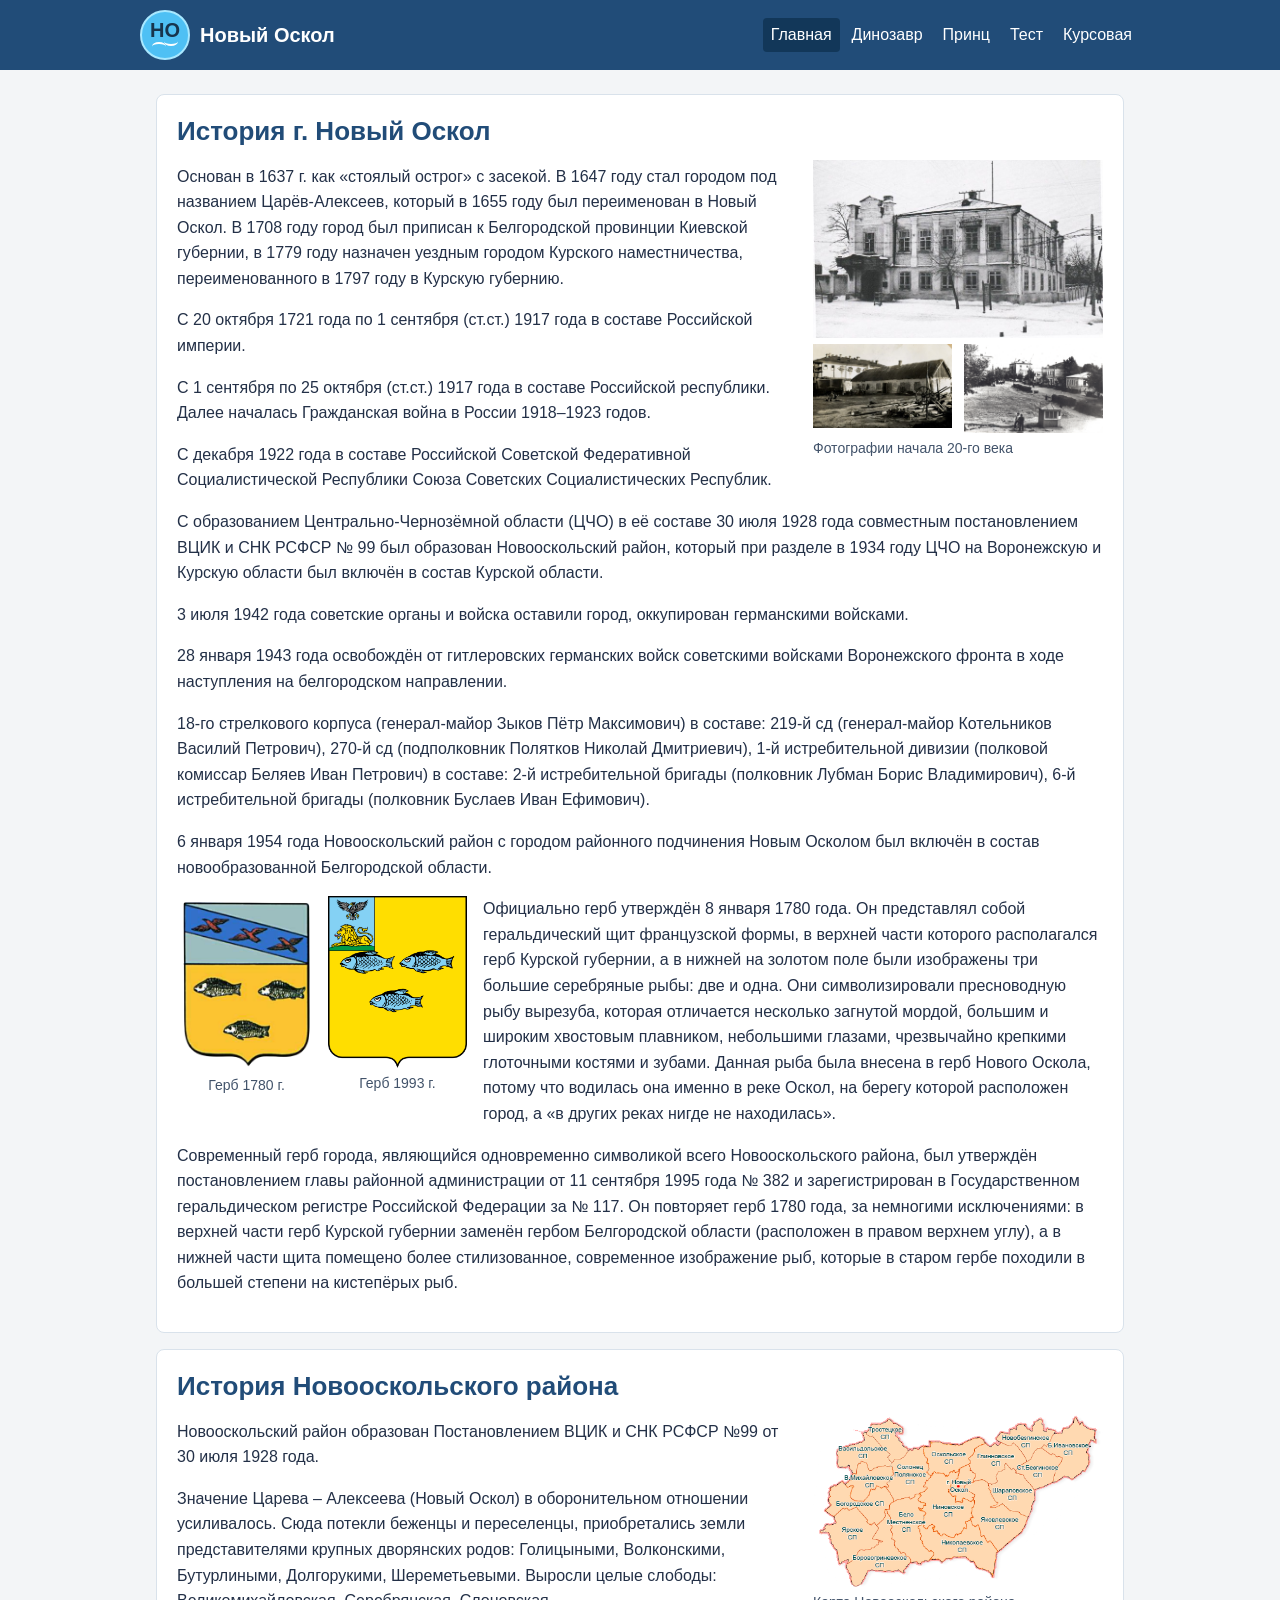
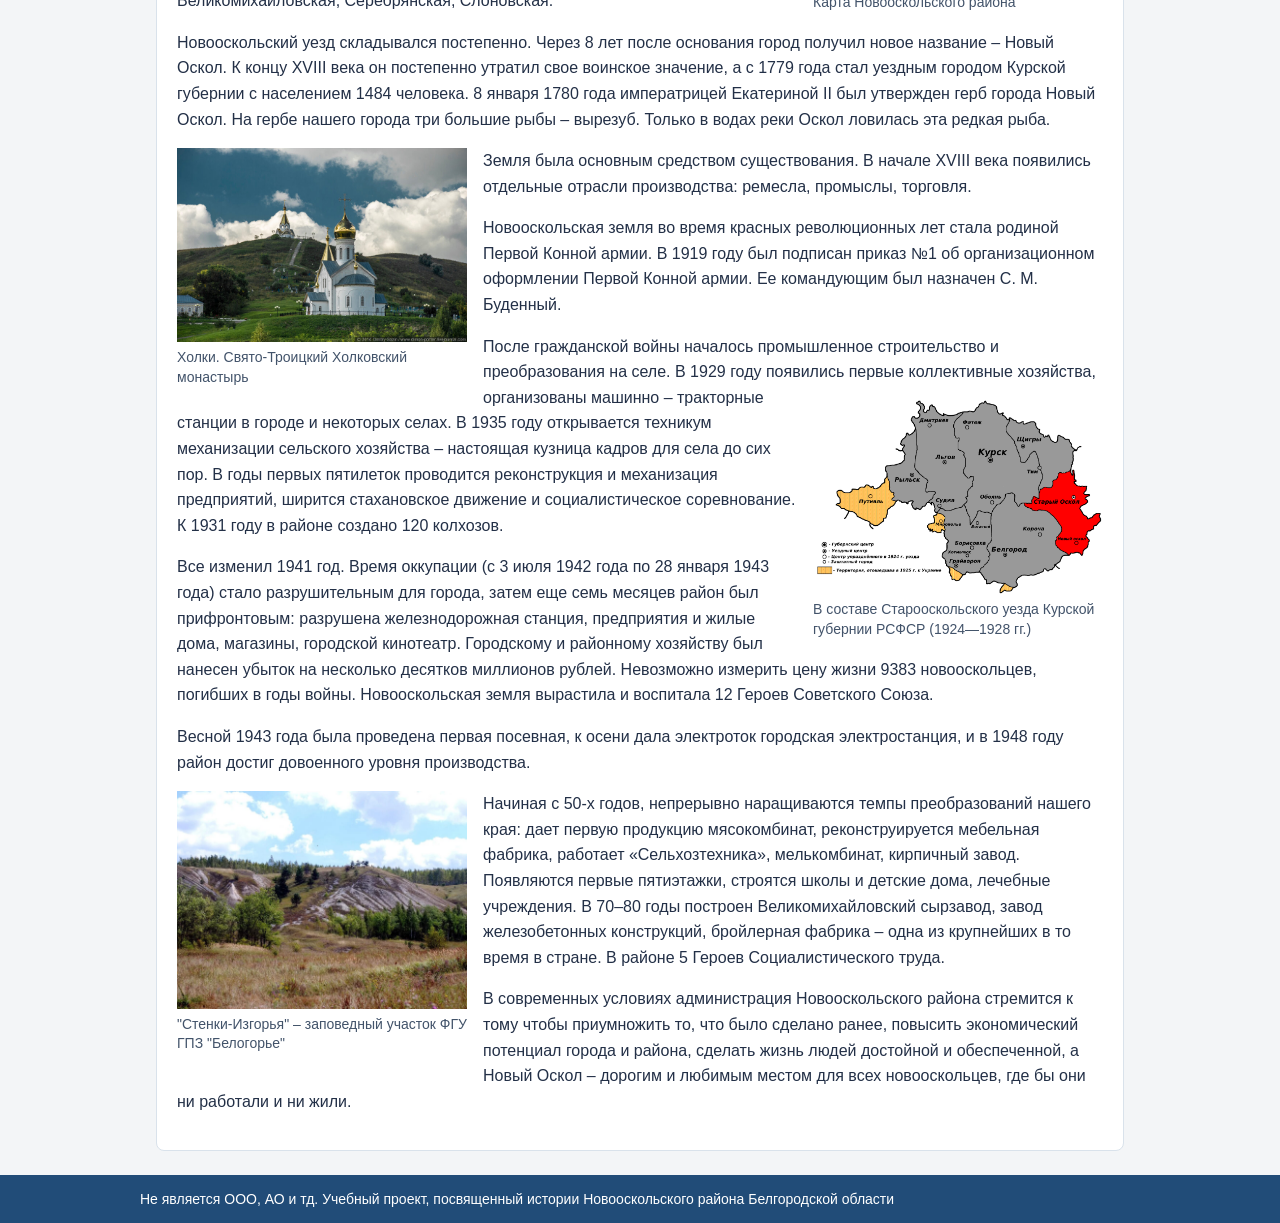
<file: index.html>
<!DOCTYPE html>
<html lang="ru">
<head>
    <meta charset="UTF-8">
    <meta name="viewport" content="width=device-width, initial-scale=1">
    <title>Новый Оскол – история города и района</title>
    <link rel="stylesheet" href="css/style.css">
</head>
<body>
    <header class="header">
        <div class="container header__inner">
            <a class="header__brand" href="index.html">
                <span class="logo" aria-hidden="true">
                    НО
                    <span class="logo__wave"></span>
                </span>
                <span>Новый Оскол</span>
            </a>
            <nav class="header__menu" aria-label="Основное меню">
                <a class="header__link header__link--current" href="index.html" aria-current="page">Главная</a>
                <a class="header__link" href="task1.html">Динозавр</a>
                <a class="header__link" href="task2.html">Принц</a>
                <a class="header__link" href="task3.html">Тест</a>
                <a class="header__link" href="kurs.html">Курсовая</a>
            </nav>
        </div>
    </header>
    <main class="container page">
        <section class="article" id="city">
            <h1 class="article__title">История г. Новый Оскол</h1>
            <figure class="article__figure article__float article__float--right">
                <div class="article__photos">
                    <img class="article__photo article__photo--wide" src="images/1.jpg" alt="Здание на исторической фотографии Нового Оскола" width="600" height="369" loading="lazy">
                    <img class="article__photo" src="images/2.jpg" alt="Городской двор на исторической фотографии" width="600" height="363" loading="lazy">
                    <img class="article__photo" src="images/3.jpg" alt="Улица Нового Оскола на исторической фотографии" width="2340" height="1501" loading="lazy">
                </div>
                <figcaption>Фотографии начала 20-го века</figcaption>
            </figure>
            <p>
                Основан в 1637 г. как «стоялый острог» с засекой. В 1647 году стал городом под названием Царёв-Алексеев,
                который в 1655 году был переименован в Новый Оскол. В 1708 году город был приписан к Белгородской
                провинции Киевской губернии, в 1779 году назначен уездным городом Курского наместничества,
                переименованного в 1797 году в Курскую губернию.
            </p>

            <p>
                С 20 октября 1721 года по 1 сентября (ст.ст.) 1917 года в составе Российской империи.
            </p>

            <p>
                С 1 сентября по 25 октября (ст.ст.) 1917 года в составе Российской республики. Далее началась
                Гражданская война в России 1918–1923 годов.
            </p>

            <p>
                С декабря 1922 года в составе Российской Советской Федеративной Социалистической Республики Союза
                Советских Социалистических Республик.
            </p>

            <p>
                С образованием Центрально-Чернозёмной области (ЦЧО) в её составе 30 июля 1928 года совместным
                постановлением ВЦИК и СНК РСФСР № 99 был образован Новооскольский район, который при разделе в 1934 году
                ЦЧО на Воронежскую и Курскую области был включён в состав Курской области.
            </p>

            <p>
                3 июля 1942 года советские органы и войска оставили город, оккупирован германскими войсками.
            </p>

            <p>
                28 января 1943 года освобождён от гитлеровских германских войск советскими войсками Воронежского фронта
                в ходе наступления на белгородском направлении.
            </p>

            <p>
                18-го стрелкового корпуса (генерал-майор Зыков Пётр Максимович) в составе: 219-й сд (генерал-майор
                Котельников Василий Петрович), 270-й сд (подполковник Полятков Николай Дмитриевич), 1-й истребительной
                дивизии (полковой комиссар Беляев Иван Петрович) в составе: 2-й истребительной бригады (полковник Лубман
                Борис Владимирович), 6-й истребительной бригады (полковник Буслаев Иван Ефимович).
            </p>

            <p>
                6 января 1954 года Новооскольский район с городом районного подчинения Новым Осколом был включён в
                состав новообразованной Белгородской области.
            </p>
            <div class="article__float article__float--left article__emblems">
                <figure class="article__figure">
                    <img src="images/gerb_1780.png" alt="Геральдический щит Нового Оскола" width="320" height="400" loading="lazy">
                    <figcaption>Герб 1780 г.</figcaption>
                </figure>
                <figure class="article__figure">
                    <img src="images/gerb_new.png" alt="Геральдический щит Нового Оскола" width="960" height="1187" loading="lazy">
                    <figcaption>Герб 1993 г.</figcaption>
                </figure>
            </div>
            <p>Официально герб утверждён 8 января 1780 года. Он представлял собой геральдический щит французской формы,
                в верхней части которого располагался герб Курской губернии, а в нижней на золотом поле были изображены
                три большие серебряные рыбы: две и одна.

                Они символизировали пресноводную рыбу вырезуба, которая отличается несколько загнутой мордой, большим и
                широким хвостовым плавником, небольшими глазами, чрезвычайно крепкими глоточными костями и зубами.
                Данная рыба была внесена в герб Нового Оскола, потому что водилась она именно в реке Оскол, на берегу
                которой расположен город, а «в других реках нигде не находилась».
            </p>
            <p>
                Современный герб города, являющийся одновременно символикой всего Новооскольского района, был утверждён
                постановлением главы районной администрации от 11 сентября 1995 года № 382 и зарегистрирован в
                Государственном геральдическом регистре Российской Федерации за № 117. Он повторяет герб 1780 года, за
                немногими исключениями: в верхней части герб Курской губернии заменён гербом Белгородской области
                (расположен в правом верхнем углу), а в нижней части щита помещено более стилизованное, современное
                изображение рыб, которые в старом гербе походили в большей степени на кистепёрых рыб.
            </p>
        </section>
        <section class="article" id="district">
            <h2 class="article__title">История Новооскольского района</h2>
            <figure class="article__figure article__float article__float--right">
                <img src="images/map_oskol.png" alt="Границы и населённые пункты района" width="457" height="271" loading="lazy">
                <figcaption>Карта Новооскольского района</figcaption>
            </figure>
            <p>
                Новооскольский район образован Постановлением ВЦИК и СНК РСФСР №99 от 30 июля 1928 года.
            </p>

            <p>
                Значение Царева – Алексеева (Новый Оскол) в оборонительном отношении усиливалось. Сюда потекли беженцы и
                переселенцы,
                приобретались земли представителями крупных дворянских родов: Голицыными, Волконскими, Бутурлиными,
                Долгорукими, Шереметьевыми. Выросли целые слободы: Великомихайловская, Серебрянская, Слоновская.
            </p>

            <p>
                Новооскольский уезд складывался постепенно. Через 8 лет после основания город получил новое название –
                Новый Оскол. К концу XVIII века он постепенно утратил свое воинское значение, а с 1779 года стал уездным
                городом Курской губернии с населением 1484 человека. 8 января 1780 года императрицей Екатериной II был
                утвержден герб города Новый Оскол. На гербе нашего города три большие рыбы – вырезуб. Только в водах
                реки Оскол ловилась эта редкая рыба.
            </p>

            <figure class="article__figure article__float article__float--left">
                <img src="images/monastir1.jpg" alt="Холковский монастырь" width="800" height="536" loading="lazy">
                <figcaption>Холки. Свято-Троицкий Холковский монастырь</figcaption>
            </figure>
            <p>
                Земля была основным средством существования. В начале XVIII века появились отдельные отрасли
                производства: ремесла, промыслы, торговля.
            </p>

            <p>
                Новооскольская земля во время красных революционных лет стала родиной Первой Конной армии. В 1919 году
                был подписан приказ №1 об организационном оформлении Первой Конной армии. Ее командующим был назначен С.
                М. Буденный.
            </p>

            <figure class="article__figure article__float article__float--right">
                <img src="images/kursk_guber.png" alt="Историческая карта Курской губернии" width="4100" height="2750" loading="lazy">
                <figcaption>В составе Старооскольского уезда Курской губернии РСФСР (1924—1928 гг.)</figcaption>
            </figure>
            <p>
                После гражданской войны началось промышленное строительство и преобразования на селе. В 1929 году
                появились первые коллективные хозяйства, организованы машинно – тракторные станции в городе и некоторых
                селах. В 1935 году открывается техникум механизации сельского хозяйства – настоящая кузница кадров для
                села до сих пор. В годы первых пятилеток проводится реконструкция и механизация предприятий, ширится
                стахановское движение и социалистическое соревнование. К 1931 году в районе создано 120 колхозов.
            </p>

            <p>
                Все изменил 1941 год. Время оккупации (с 3 июля 1942 года по 28 января 1943 года) стало разрушительным
                для города, затем еще семь месяцев район был прифронтовым: разрушена железнодорожная станция,
                предприятия и жилые дома, магазины, городской кинотеатр. Городскому и районному хозяйству был нанесен
                убыток на несколько десятков миллионов рублей. Невозможно измерить цену жизни 9383 новооскольцев,
                погибших в годы войны. Новооскольская земля вырастила и воспитала 12 Героев Советского Союза.
            </p>

            <p>
                Весной 1943 года была проведена первая посевная, к осени дала электроток городская электростанция, и в
                1948 году район достиг довоенного уровня производства.
            </p>

            <figure class="article__figure article__float article__float--left">
                <img src="images/zapovednik.jpg" alt="Пейзаж заповедного участка «Стенки-Изгорья»" width="1200" height="900" loading="lazy">
                <figcaption>"Стенки-Изгорья" – заповедный участок ФГУ ГПЗ "Белогорье"</figcaption>
            </figure>
            <p>
                Начиная с 50-х годов, непрерывно наращиваются темпы преобразований нашего края: дает первую продукцию
                мясокомбинат, реконструируется мебельная фабрика, работает «Сельхозтехника», мелькомбинат, кирпичный
                завод. Появляются первые пятиэтажки, строятся школы и детские дома, лечебные учреждения. В 70–80 годы
                построен Великомихайловский сырзавод, завод железобетонных конструкций, бройлерная фабрика – одна из
                крупнейших в то время в стране. В районе 5 Героев Социалистического труда.
            </p>

            <p>
                В современных условиях администрация Новооскольского района стремится к тому чтобы приумножить то, что
                было сделано ранее, повысить экономический потенциал города и района, сделать жизнь людей достойной и
                обеспеченной, а Новый Оскол – дорогим и любимым местом для всех новооскольцев, где бы они ни работали и
                ни жили.
            </p>
        </section>
    </main>
    <footer class="footer">
        <div class="container">
            <p class="footer__text">Не является ООО, АО и тд. Учебный проект, посвященный истории Новооскольского района Белгородской области</p>
        </div>
    </footer>
</body>
</html>
</file>
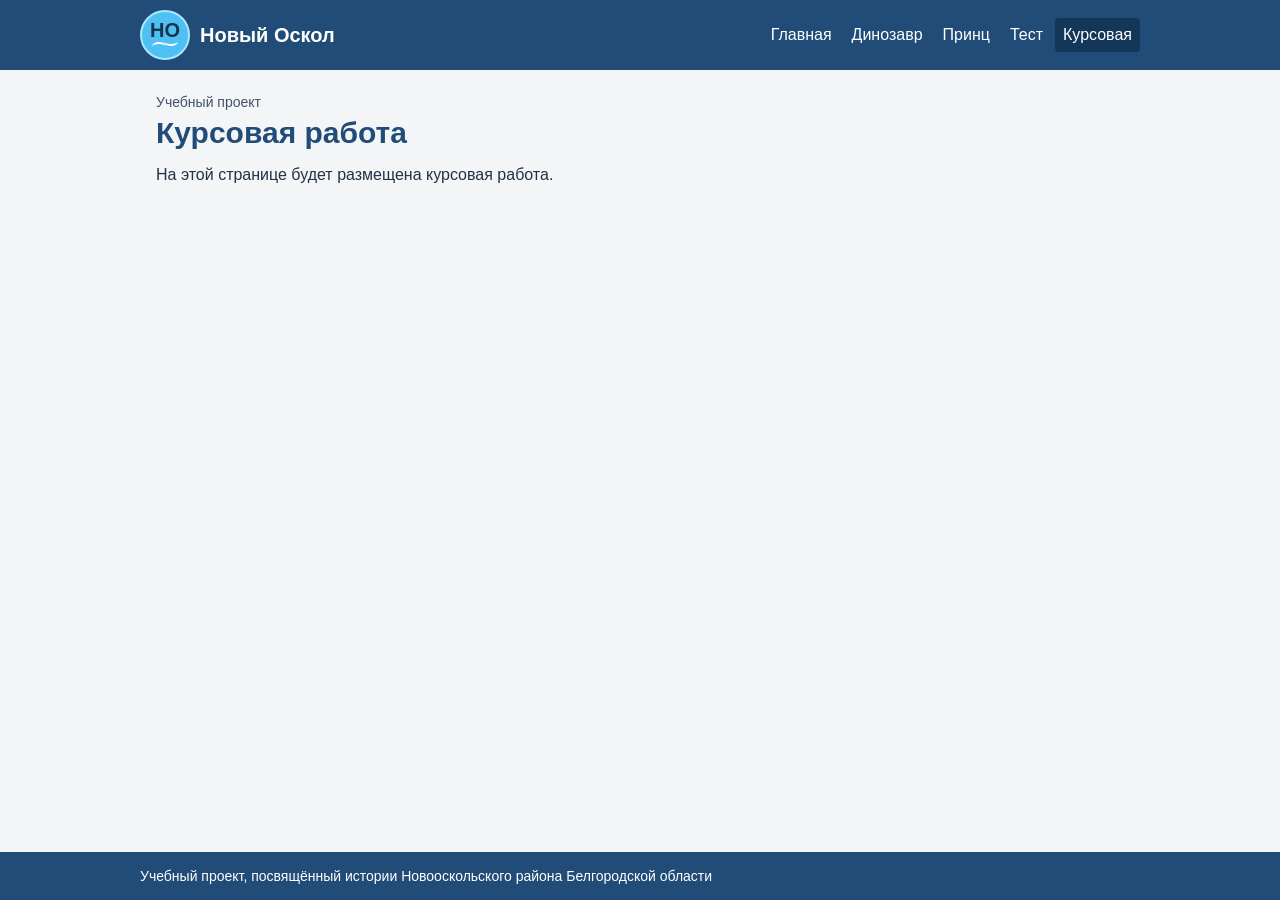
<file: kurs.html>
<!DOCTYPE html>
<html lang="ru">
<head>
    <meta charset="UTF-8">
    <meta name="viewport" content="width=device-width, initial-scale=1">
    <title>Курсовая работа – Новый Оскол</title>
    <link rel="stylesheet" href="css/style.css">
</head>
<body>
    <header class="header">
        <div class="container header__inner">
            <a class="header__brand" href="index.html">
                <span class="logo" aria-hidden="true">
                    НО
                    <span class="logo__wave"></span>
                </span>
                <span>Новый Оскол</span>
            </a>
            <nav class="header__menu" aria-label="Основное меню">
                <a class="header__link" href="index.html">Главная</a>
                <a class="header__link" href="task1.html">Динозавр</a>
                <a class="header__link" href="task2.html">Принц</a>
                <a class="header__link" href="task3.html">Тест</a>
                <a class="header__link header__link--current" href="kurs.html" aria-current="page">Курсовая</a>
            </nav>
        </div>
    </header>
    <main class="container page">
        <section class="page__heading">
            <p class="page__label">Учебный проект</p>
            <h1 class="page__title">Курсовая работа</h1>
            <p>
                На этой странице будет размещена курсовая работа.
            </p>
        </section>
    </main>
    <footer class="footer">
        <div class="container">
            <p class="footer__text">Учебный проект, посвящённый истории Новооскольского района Белгородской области</p>
        </div>
    </footer>
</body>
</html>
</file>
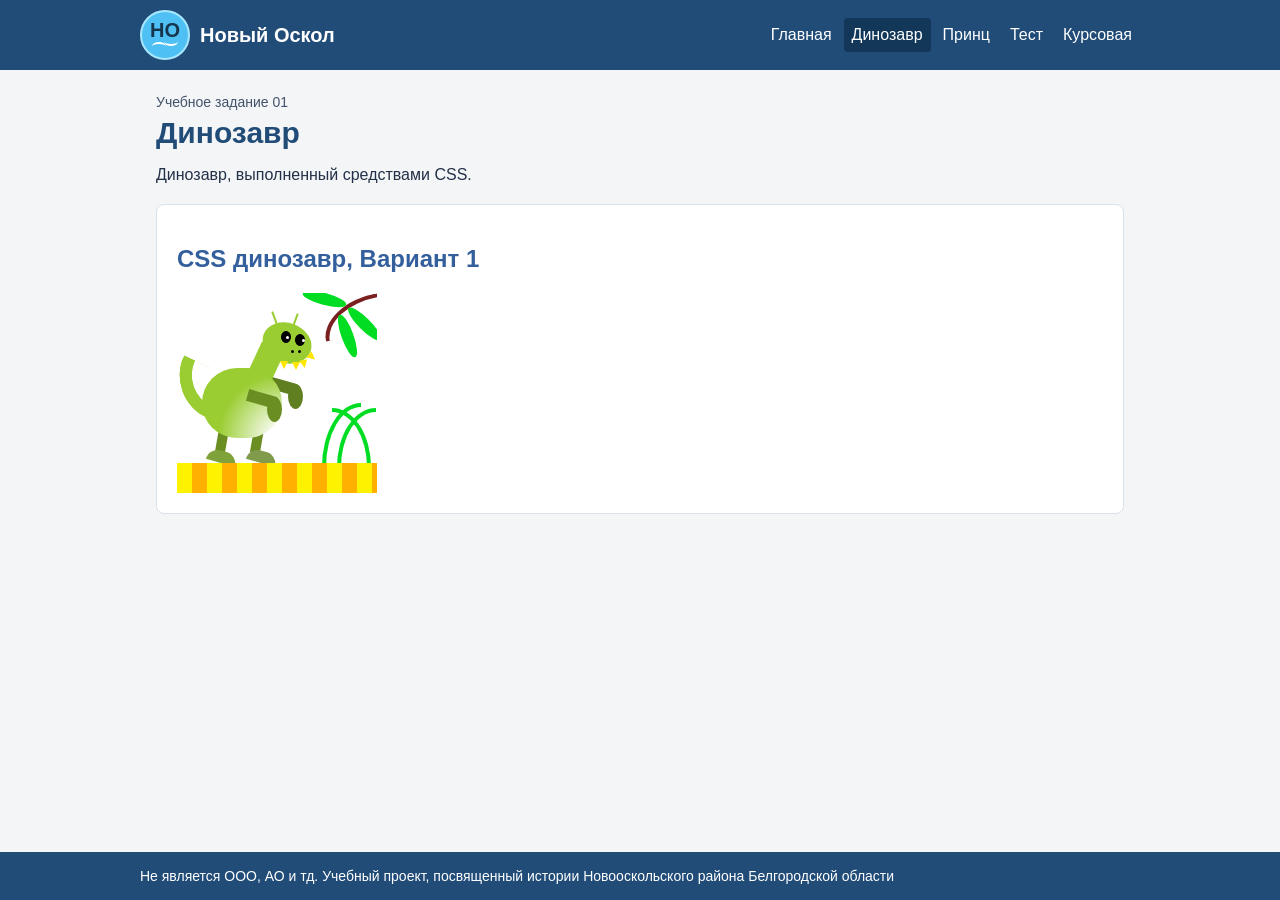
<file: task1.html>
<!DOCTYPE html>
<html lang="ru">
<head>
    <meta charset="UTF-8">
    <meta name="viewport" content="width=device-width, initial-scale=1">
    <title>Динозавр – Новый Оскол</title>
    <link rel="stylesheet" href="css/style.css">
    <link rel="stylesheet" href="css/dino.css">
</head>
<body>
    <header class="header">
        <div class="container header__inner">
            <a class="header__brand" href="index.html">
                <span class="logo" aria-hidden="true">
                    НО
                    <span class="logo__wave"></span>
                </span>
                <span>Новый Оскол</span>
            </a>
            <nav class="header__menu" aria-label="Основное меню">
                <a class="header__link" href="index.html">Главная</a>
                <a class="header__link header__link--current" href="task1.html" aria-current="page">Динозавр</a>
                <a class="header__link" href="task2.html">Принц</a>
                <a class="header__link" href="task3.html">Тест</a>
                <a class="header__link" href="kurs.html">Курсовая</a>
            </nav>
        </div>
    </header>
    <main class="container page">
        <div class="page__heading">
            <p class="page__label">Учебное задание 01</p>
            <h1 class="page__title">Динозавр</h1>
            <p>Динозавр, выполненный средствами CSS.</p>
        </div>
        <div class="assignment">
        <section>
            <h2>CSS динозавр, Вариант 1</h2>
            <div class="pic">

                <div class="tree1"></div>
                <div class="tree2"></div>

                <div class="tail"></div>
                <div class="dino_body"></div>


                <div class="neck"></div>
                <div class="head"></div>
                <div class="leg1"></div>
                <div class="leg2"></div>

                <div class="foot1"></div>
                <div class="foot2"></div>

                <div class="grass grass1"></div>
                <div class="grass grass2"></div>

                <div class="hand_front"></div>
                <div class="hand_back"></div>

                <div class="hand_oval_back"></div>
                <div class="hand_oval_front"></div>

                <div class="first_gras"></div>
                <div class="second_gras"></div>
                <div class="third_gras"></div>

                <div class="tree"></div>
                <div class="leaf1"></div>
                <div class="leaf2"></div>
                <div class="leaf3"></div>

                <div class="tail"></div>

                <div class="eye1"></div>
                <div class="eye2"></div>

                <div class="nostril1"></div>
                <div class="nostril2"></div>

                <div class="tooth1"></div>
                <div class="tooth2"></div>
                <div class="tooth3"></div>
                <div class="tooth4"></div>

                <div class="zrachok1"></div>
                <div class="zrachok2"></div>

                <div class="ground"></div>

                <div class="ear1"></div>
                <div class="ear2"></div>
            </div>

        </section>
        </div>
    </main>
    <footer class="footer">
        <div class="container">
            <p class="footer__text">Не является ООО, АО и тд. Учебный проект, посвященный истории Новооскольского района Белгородской области</p>
        </div>
    </footer>
</body>
</html>
</file>
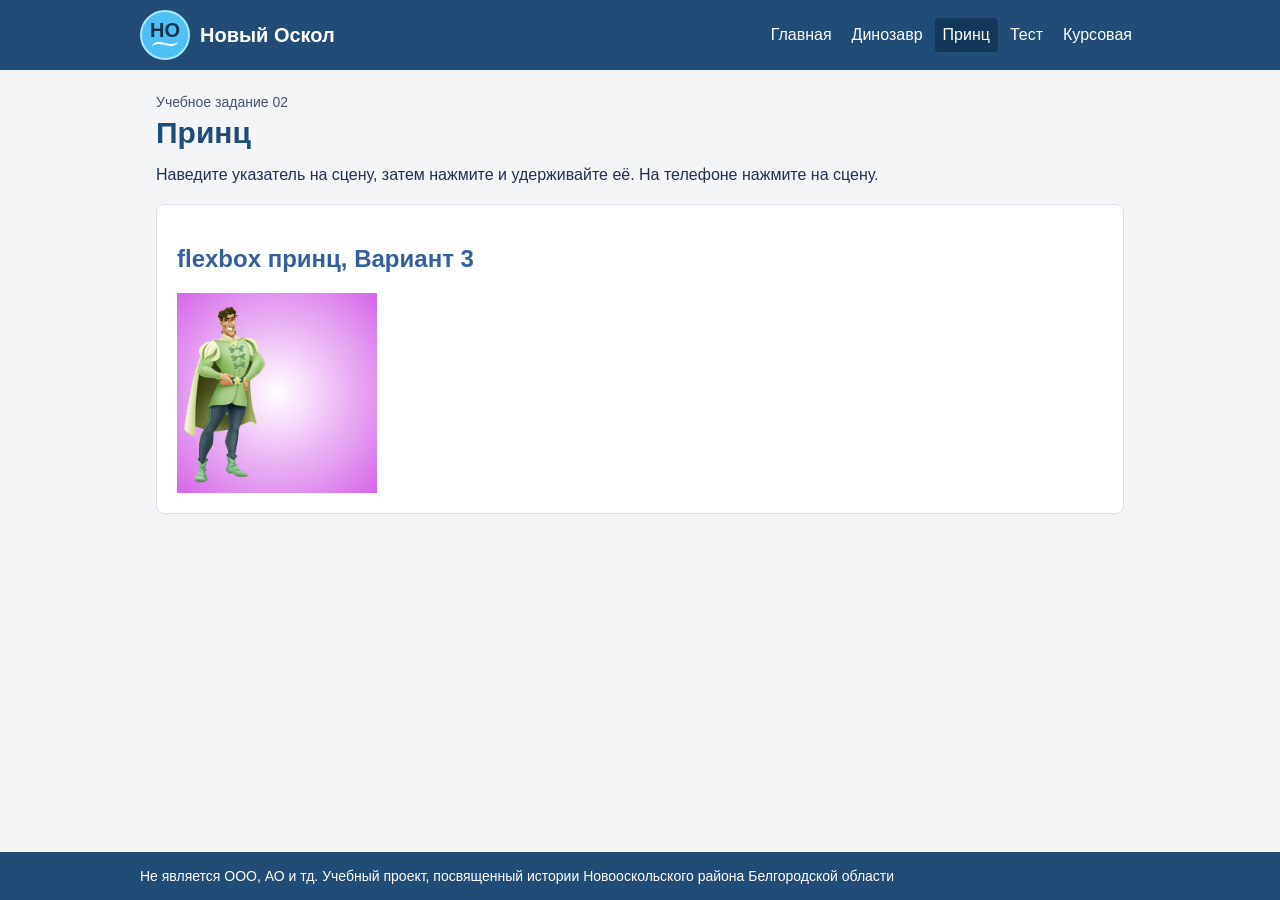
<file: task2.html>
<!DOCTYPE html>
<html lang="ru">
<head>
    <meta charset="UTF-8">
    <meta name="viewport" content="width=device-width, initial-scale=1">
    <title>Принц – Новый Оскол</title>
    <link rel="stylesheet" href="css/style.css">
    <link rel="stylesheet" href="css/flexbox.css">
</head>
<body>
    <header class="header">
        <div class="container header__inner">
            <a class="header__brand" href="index.html">
                <span class="logo" aria-hidden="true">
                    НО
                    <span class="logo__wave"></span>
                </span>
                <span>Новый Оскол</span>
            </a>
            <nav class="header__menu" aria-label="Основное меню">
                <a class="header__link" href="index.html">Главная</a>
                <a class="header__link" href="task1.html">Динозавр</a>
                <a class="header__link header__link--current" href="task2.html" aria-current="page">Принц</a>
                <a class="header__link" href="task3.html">Тест</a>
                <a class="header__link" href="kurs.html">Курсовая</a>
            </nav>
        </div>
    </header>
    <main class="container page">
        <div class="page__heading">
            <p class="page__label">Учебное задание 02</p>
            <h1 class="page__title">Принц</h1>
            <p>Наведите указатель на сцену, затем нажмите и удерживайте её. На телефоне нажмите на сцену.</p>
        </div>
        <div class="assignment">
        <section>
            <h2>flexbox принц, Вариант 3</h2>
            <div class="flexbox-animation">
                <p class="kto">Ты кто?</p>
                <p class="princ">Я принцесса!</p>

                <div class="man">
                    <img class="man-body" src="images/flexbox/prince2.png">
                    <img class="man-head" src="images/flexbox/prince3.png">
                </div>
                <img class="frog" src="images/flexbox/frog1.png">
                <img class="princess" src="images/flexbox/princess.png">
            </div>
        </section>
        </div>
    </main>
    <footer class="footer">
        <div class="container">
            <p class="footer__text">Не является ООО, АО и тд. Учебный проект, посвященный истории Новооскольского района Белгородской области</p>
        </div>
    </footer>
</body>
</html>
</file>
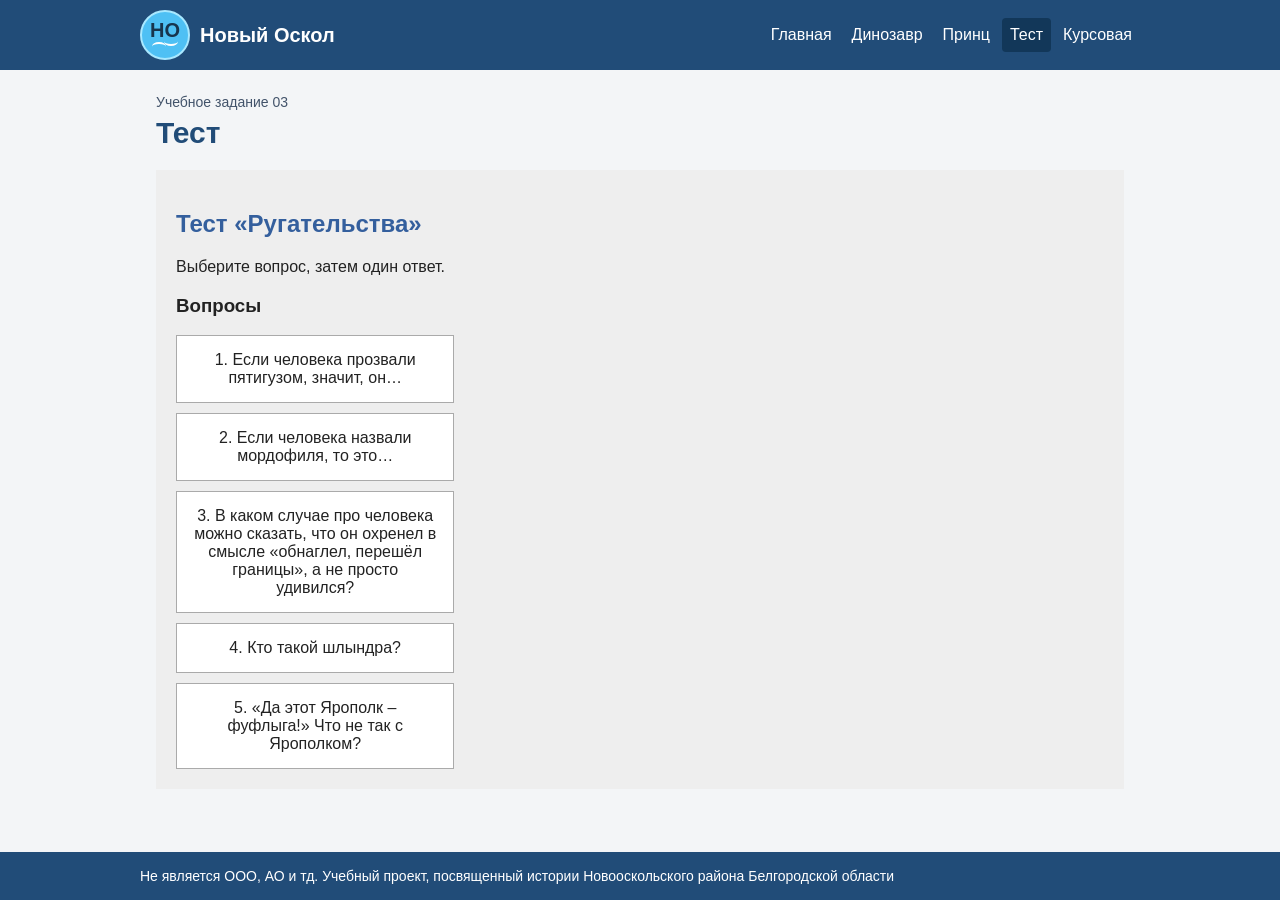
<file: task3.html>
<!DOCTYPE html>
<html lang="ru">
<head>
    <meta charset="UTF-8">
    <meta name="viewport" content="width=device-width, initial-scale=1">
    <title>Тест – Новый Оскол</title>
    <link rel="stylesheet" href="css/style.css">
    <link rel="stylesheet" href="css/test.css">
    <script src="js/test.js" defer></script>
</head>
<body>
    <header class="header">
        <div class="container header__inner">
            <a class="header__brand" href="index.html">
                <span class="logo" aria-hidden="true">
                    НО
                    <span class="logo__wave"></span>
                </span>
                <span>Новый Оскол</span>
            </a>
            <nav class="header__menu" aria-label="Основное меню">
                <a class="header__link" href="index.html">Главная</a>
                <a class="header__link" href="task1.html">Динозавр</a>
                <a class="header__link" href="task2.html">Принц</a>
                <a class="header__link header__link--current" href="task3.html" aria-current="page">Тест</a>
                <a class="header__link" href="kurs.html">Курсовая</a>
            </nav>
        </div>
    </header>
    <main class="container page">
        <div class="page__heading">
            <p class="page__label">Учебное задание 03</p>
            <h1 class="page__title">Тест</h1>
        </div>
        <div class="assignment assignment--test">
        <section id="test" class="test">
            <h2>Тест «Ругательства»</h2>

            <p id="message">Выберите вопрос, затем один ответ.</p>
            <p id="result"></p>

            <h3>Вопросы</h3>

            <div class="test__field">
                <div id="questions" class="test__questions"></div>
                <div id="answers" class="test__answers"></div>
            </div>
        </section>
        </div>
    </main>
    <footer class="footer">
        <div class="container">
            <p class="footer__text">Не является ООО, АО и тд. Учебный проект, посвященный истории Новооскольского района Белгородской области</p>
        </div>
    </footer>
</body>
</html>
</file>
<file: css/style.css>
body {
    min-height: 100vh;
    margin: 0;
    display: flex;
    flex-direction: column;
    font-family: Arial, sans-serif;
    background-color: #f3f5f7;
    color: #233047;
}

.container {
    max-width: 1000px;
    margin: 0 auto;
    padding: 0 16px;
}

.header,
.footer {
    background-color: #214c78;
    color: white;
}

.header__inner {
    display: flex;
    align-items: center;
    justify-content: space-between;
    gap: 12px;
    padding-top: 10px;
    padding-bottom: 10px;
}

.header__brand {
    display: flex;
    align-items: center;
    gap: 10px;
    color: white;
    font-size: 20px;
    font-weight: bold;
    text-decoration: none;
    white-space: nowrap;
}

.logo {
    position: relative;
    width: 50px;
    height: 50px;
    box-sizing: border-box;
    padding-bottom: 10px;
    border: 2px solid #a8e8ff;
    border-radius: 50%;
    display: flex;
    align-items: center;
    justify-content: center;
    background-color: rgb(78, 192, 244);
    color: #17344d;
}

.logo__wave {
    position: absolute;
    left: 10px;
    bottom: 7px;
    width: 26px;
    height: 9px;
}

.logo__wave::before,
.logo__wave::after {
    content: "";
    position: absolute;
    width: 14px;
    height: 7px;
    border-radius: 50%;
}

.logo__wave::before {
    left: 0;
    top: 0;
    border-top: 2px solid white;
}

.logo__wave::after {
    right: 0;
    top: -5px;
    border-bottom: 2px solid white;
}

.header__menu {
    display: flex;
    gap: 4px;
}

.header__link {
    display: block;
    padding: 8px;
    border-radius: 4px;
    color: white;
    text-decoration: none;
    white-space: nowrap;
}

.header__link:hover,
.header__link--current {
    background-color: #123759;
}

.page {
    width: 100%;
    box-sizing: border-box;
    padding-top: 24px;
    padding-bottom: 24px;
}

.article,
.assignment {
    padding: 20px;
    border: 1px solid #d9e2eb;
    border-radius: 8px;
    background-color: white;
}

.article {
    overflow: hidden;
    line-height: 1.6;
}

.article + .article {
    margin-top: 16px;
}

.article__title {
    margin: 0 0 12px;
    color: #214c78;
    font-size: 26px;
    line-height: 1.25;
}

.article__figure {
    margin: 0;
}

.article__figure img {
    display: block;
    width: 100%;
    height: auto;
}

.article__figure figcaption {
    margin-top: 6px;
    color: #42536a;
    font-size: 14px;
    line-height: 1.4;
}

.article__float {
    clear: both;
    width: 32%;
    max-width: 290px;
    margin-bottom: 12px;
}

.article__float--right {
    float: right;
    margin-left: 16px;
}

.article__float--left {
    float: left;
    margin-right: 16px;
}

.article__photos,
.article__emblems {
    display: flex;
    flex-wrap: wrap;
    justify-content: space-between;
    align-items: flex-start;
    gap: 6px 0;
}

.article__photos .article__photo,
.article__emblems .article__figure {
    width: 48%;
}

.article__photos .article__photo--wide {
    width: 100%;
}

.article__emblems {
    text-align: center;
}

.page__heading {
    margin-bottom: 20px;
}

.page__title {
    margin: 0 0 12px;
    color: #214c78;
    font-size: 30px;
}

.page__label {
    margin: 0 0 6px;
    color: #42536a;
    font-size: 14px;
}

.assignment {
    color: #222;
}

.assignment h2 {
    color: #345f9d;
}

.assignment--test {
    padding: 0;
    border: 0;
    background-color: transparent;
}

.footer {
    margin-top: auto;
    padding: 16px 0;
    font-size: 14px;
}

.footer__text {
    margin: 0;
}

@media (max-width: 700px) {
    .header {
        position: sticky;
        top: -68px;
        z-index: 100;
    }

    .header__inner {
        flex-direction: column;
        gap: 0;
        padding-top: 0;
    }

    .header__brand {
        min-height: 68px;
    }

    .header__menu {
        width: 100%;
        justify-content: center;
        flex-wrap: wrap;
    }
}

@media (max-width: 540px) {
    .container {
        padding-left: 12px;
        padding-right: 12px;
    }

    .article {
        padding: 14px;
    }

    .article__float {
        float: none;
        width: 100%;
        margin: 0 auto 12px;
    }
}

@media (max-width: 420px) {
    .header__link {
        box-sizing: border-box;
        width: 30%;
        min-width: 76px;
        padding: 8px 4px;
        font-size: 14px;
        text-align: center;
    }
}
</file>
<file: css/dino.css>
.pic {
    width: 200px;
    height: 200px;
    border-color: black solid 4px;
    background-color: white;
    display: flex;
    overflow: hidden;
    position: relative;
    
}

.sun {
    background-color: white;
    width: 40px;
    height: 60px;
    border-radius: 100px;
}

.tail {
    width: 35px;
    height: 35px;
    position: absolute;
    margin-top: 70px;
    margin-left: -5px;
    border: 12px solid #9acd32;
    border-right: 0;
    border-bottom: 0;
    border-radius: 100% 0 0 0;
    transform: rotate(-65deg);
    z-index: 1;
}

.dino_body {
    background-color: #9acd32;
    width: 80px;
    height: 70px;
    margin-top: 75px;
    margin-left: 25px;
    border-radius: 80px;
    position: relative;
    z-index: 2;
    background: radial-gradient(circle at right bottom, white 7%, #9acd32 60%);
}

.neck {
    background-color: #9acd32;
    width: 30px;
    height: 25px;
    margin-top: 55px;
    margin-left: 75px;
    position: absolute;
    transform: rotate(-65deg);
    z-index: 2;
}

.head {
    background-color: #9acd32;
    width: 50px;
    height: 40px;
    border-radius: 100%;
    margin-top: 30px;
    margin-left: 85px;
    position: absolute;
    transform: rotate(20deg);
    z-index: 2;
}

.ground {
    width: 200px;
    height: 30px;
    position: absolute;
    margin-top: 170px;

    background: repeating-linear-gradient(
        90deg,
        #fff200 0px,
        #fff200 15px,
        #ffb000 15px,
        #ffb000 30px
    );
}

.leg1 {
    background-color: #6b8e23;
    height: 25px;
    width: 10px;
    margin-top: 135px;
    margin-left: 40px;
    position: absolute;
    transform: rotate(10deg);
}

.leg2 {
    background-color: #6b8e23;
    height: 25px;
    width: 10px;
    margin-top: 135px;
    margin-left: 75px;
    position: absolute;
    transform: rotate(10deg);
}

.foot1 {
    background-color: #7fa33a;
    width: 30px;
    height: 12px;
    position: absolute;
    margin-top: 158px;
    margin-left: 30px;
    border-radius: 20px 20px 0 0;
    transform: rotate(16deg);
}

.foot2 {
    background-color: #819b4d;
    width: 30px;
    height: 12px;
    position: absolute;
    margin-top: 158px;
    margin-left: 70px;
    border-radius: 20px 20px 0 0;
    transform: rotate(16deg);
}

.hand_front {
    background-color: #6b8e23;
    width: 30px;
    height: 12px;
    transform: rotate(16deg);
    margin-top: 100px;
    margin-left: 70px;
    position: absolute;
    z-index: 3;
    border-top-right-radius: 10%;
}

.hand_back {
    background-color: #5f7f20;
    width: 30px;
    height: 12px;
    transform: rotate(16deg);
    margin-top: 87px;
    margin-left: 90px;
    position: absolute;
    z-index: 1;
    border-radius: 10%;
}

.hand_oval_back {
    background-color: #5f7f20;
    width: 15px;
    height: 25px;
    margin-top: 91px;
    margin-left: 111px;
    position: absolute;
    border-radius: 100%;
}

.hand_oval_front {
    background-color: #6b8e23;
    width: 15px;
    height: 25px;
    margin-top: 104px;
    margin-left: 90px;
    position: absolute;
    z-index: 3;
    border-radius: 100%;
}

.first_gras {
    width: 35px;
    height: 60px;
    position: absolute;
    margin-top: 110px;
    margin-left: 145px;
    border: 4px solid #00dd22;
    border-bottom: 0;
    border-right: 0;
    border-radius: 100% 0 0 0;
}

.second_gras {
    width: 35px;
    height: 55px;
    position: absolute;
    margin-top: 115px;
    margin-left: 160px;
    border: 4px solid #00dd22;
    border-bottom: 0;
    border-right: 0;
    border-radius: 100% 0 0 0;
}

.third_gras {
    width: 35px;
    height: 55px;
    position: absolute;
    margin-top: 115px;
    margin-left: 155px;
    border: 4px solid #00dd22;
    border-bottom: 0;
    border-left: 0;
    border-radius: 0 100% 0 0;
    transform: rotate(360deg);
}

.tree {
    width: 35px;
    height: 55px;
    position: absolute;
    margin-top: -5px;
    margin-left: 155px;
    border: 4px solid #7b2020;
    border-bottom: 0;
    border-left: 0;
    border-radius: 0 100% 0 0;
    transform: rotate(-100deg);
}

.leaf1 {
    background-color: #00dd22;
    width: 45px;
    height: 12px;
    position: absolute;
    margin-top: 0px;
    margin-left: 125px;
    border-radius: 100%;
    transform: rotate(15deg);
}

.leaf2 {
    background-color: #00dd22;
    width: 45px;
    height: 12px;
    position: absolute;
    margin-top: 25px;
    margin-left: 165px;
    border-radius: 100%;
    transform: rotate(45deg);
}

.leaf3 {
    background-color: #00dd22;
    width: 45px;
    height: 12px;
    position: absolute;
    margin-top: 37px;
    margin-left: 148px;
    border-radius: 100%;
    transform: rotate(70deg);
}

.eye1 {
    background-color: black;
    width: 8px;
    height: 10px;
    position: absolute;
    margin-top: 38px;
    margin-left: 104px;
    border-radius: 100%;
    z-index: 4;
    border: 1px solid black;
}

.eye2 {
    background-color: black;
    width: 8px;
    height: 10px;
    position: absolute;
    margin-top: 41px;
    margin-left: 118px;
    border-radius: 100%;
    z-index: 4;
    border: 1px solid black;
}

.nostril1 {
    background-color: black;
    width: 3px;
    height: 3px;
    position: absolute;
    margin-top: 57px;
    margin-left: 114px;
    border-radius: 100%;
    z-index: 4;
}

.nostril2 {
    background-color: black;
    width: 3px;
    height: 3px;
    position: absolute;
    margin-top: 57px;
    margin-left: 121px;
    border-radius: 100%;
    z-index: 4;
}

.tooth1 {
    width: 0;
    height: 0;
    position: absolute;
    margin-top: 68px;
    margin-left: 103px;
    border-left: 4px solid transparent;
    border-right: 4px solid transparent;
    border-top: 8px solid #ffe600;
    z-index: 4;
}

.tooth2 {
    width: 0;
    height: 0;
    position: absolute;
    margin-top: 69px;
    margin-left: 115px;
    border-left: 4px solid transparent;
    border-right: 4px solid transparent;
    border-top: 8px solid #ffe600;
    z-index: 4;
}

.tooth3 {
    width: 0;
    height: 0;
    position: absolute;
    margin-top: 67px;
    margin-left: 123px;
    border-left: 4px solid transparent;
    border-right: 4px solid transparent;
    border-top: 8px solid #ffe600;
    z-index: 4;
    transform: rotate(-12deg);
}

.tooth4 {
    width: 0;
    height: 0;
    position: absolute;
    margin-top: 60px;
    margin-left: 131px;
    border-left: 4px solid transparent;
    border-right: 4px solid transparent;
    border-top: 8px solid #ffe600;
    z-index: 4;
    transform: rotate(-50deg);
}

.zrachok1 {
    background-color: white;
    width: 3px;
    height: 3px;
    position: absolute;
    margin-top: 43px;
    margin-left: 109px;
    border-radius: 100%;
    z-index: 4;
}

.zrachok2 {
    background-color: white;
    width: 3px;
    height: 3px;
    position: absolute;
    margin-top: 46px;
    margin-left: 125px;
    border-radius: 100%;
    z-index: 4;
}

.ear1 {
    background-color: #9acd32;
    width: 2px;
    height: 22px;
    position: absolute;
    margin-top: 18px;
    margin-left: 98px;
    transform: rotate(-20deg);
    z-index: 1;
}

.ear2 {
    background-color: #9acd32;
    width: 2px;
    height: 22px;
    position: absolute;
    margin-top: 20px;
    margin-left: 116px;
    transform: rotate(20deg);
    z-index: 1;
}
</file>
<file: css/flexbox.css>
.flexbox-animation {
    display: flex;
    align-items: flex-end;
    width: 200px;
    height: 200px;
    background: radial-gradient(circle, white, #d565e9);
    position: relative;
    overflow: hidden;
}

.man {
    position: relative;
    width: 96px;
    height: 180px;
    margin-bottom: 10px;
}

.man-body {
    height: 180px;
    position: absolute;
}

.man-head {
    position: absolute;
    height: 37px;
    top: 3px;
    left: 35px;
    transform-origin: bottom;
}

.man:hover .man-head {
    animation: shake 0.5s infinite alternate;
}

@keyframes shake {
    from {
        transform: rotate(-10deg);
    }

    to {
        transform: rotate(10deg);
    }
}

.kto {
    position: absolute;
    top: 30px;
    left: 100px;
    margin: 0;
    font-size: 20px;
}

.flexbox-animation:hover .kto {
    display: block;
}

.frog {
    position: absolute;
    height: 60px;
    right: 15px;
    bottom: 15px;

}

.flexbox-animation:hover .frog {
    display: block;
    animation: frogAppear 2.5s;
}

@keyframes frogAppear {
    from {
        right: -65px;
        bottom: 50px;
    }

    50% {
        right: 5px;
        bottom: -1px;
    }

    to {
        right: 15px;
        bottom: 15px;
    }
}

.flexbox-animation .frog:hover {
    animation: frogAppear 2.5s,
        frogJump 0.4s infinite alternate;
}

@keyframes frogJump {
    from {
        transform: translateY(0);
    }

    to {
        transform: translateY(-8px);
    }
}

.princess {
    position: absolute;
    height: 145px;
    right: 15px;
    bottom: 15px;
}

.flexbox-animation:active .frog {
    display: none;
}

.flexbox-animation:active .princess {
    display: block;
    animation: princessAppear 1s;
}

@keyframes princessAppear {
    from {
        height: 60px;
        opacity: 0;
    }

    to {
        height: 145px;
        opacity: 1;
    }
}

.flexbox-animation:active {
    filter: sepia(1);
}
.princ {
    position: absolute;
    top: 5px;
    left: 70px;
    margin: 0;
    font-size: 18px;
}

.flexbox-animation:active .kto {
    display: none;
}

.flexbox-animation:active .princ {
    display: block;
}
.frog,
.princess,
.kto,
.princ {
    display: none;
}
</file>
<file: css/test.css>
.test {
    margin: 20px 0;
    padding: 20px;
    background: #eee;
}

.test * {
    box-sizing: border-box;
}

.test__field {
    display: flex;
    gap: 20px;
}

.test__questions {
    display: flex;
    flex-direction: column;
    gap: 10px;
    width: 30%;
}

.test__answers {
    display: flex;
    align-items: flex-start;
    gap: 10px;
    flex: 1;
    min-width: 0;
    min-height: 300px;
    padding: 8px;
    overflow: hidden;
}

.test__question,
.test__answer {
    padding: 15px;
    border: 1px solid #aaa;
    background: white;
    color: #222;
    font: inherit;
    cursor: pointer;
    overflow-wrap: anywhere;
    transition: transform 0.2s, padding 0.3s;
}

.test__question {
    width: 100%;
}

.test__answer {
    flex: 1;
    min-width: 0;
}

.test__question:not(:disabled):hover,
.test__answer:not(:disabled):hover {
    transform: scale(1.03);
}

.test__question:disabled,
.test__answer:disabled {
    cursor: default;
    opacity: 1;
}

.test__answer_correct {
    padding: 25px 15px;
    background: #dfd;
}

.test__answer_wrong {
    background: #fdd;
}

.test__info {
    display: block;
    margin-top: 10px;
}

.test__mark {
    margin-left: 10px;
    font-size: 26px;
    font-weight: bold;
}

.test__mark_correct {
    color: green;
}

.test__mark_wrong {
    color: red;
}

.test__review {
    width: 100%;
    padding: 15px;
    background: white;
}

.test__question_shake,
.test__answer_shake {
    animation: tryaska 0.35s;
}

.test__answer_away {
    animation: vniz 0.55s forwards;
}

@keyframes tryaska {
    0%, 100% {
        transform: translateX(0);
    }

    25%, 75% {
        transform: translateX(-5px);
    }

    50% {
        transform: translateX(5px);
    }
}

@keyframes vniz {
    from {
        transform: translateY(0);
        opacity: 1;
    }

    to {
        transform: translateY(250px);
        opacity: 0;
    }
}

@media (max-width: 800px) {
    .test__field {
        flex-direction: column;
    }

    .test__questions,
    .test__answers {
        width: 100%;
    }

    .test__answers {
        flex-wrap: wrap;
    }

    .test__answer {
        flex: 1 1 40%;
    }
}
</file>
